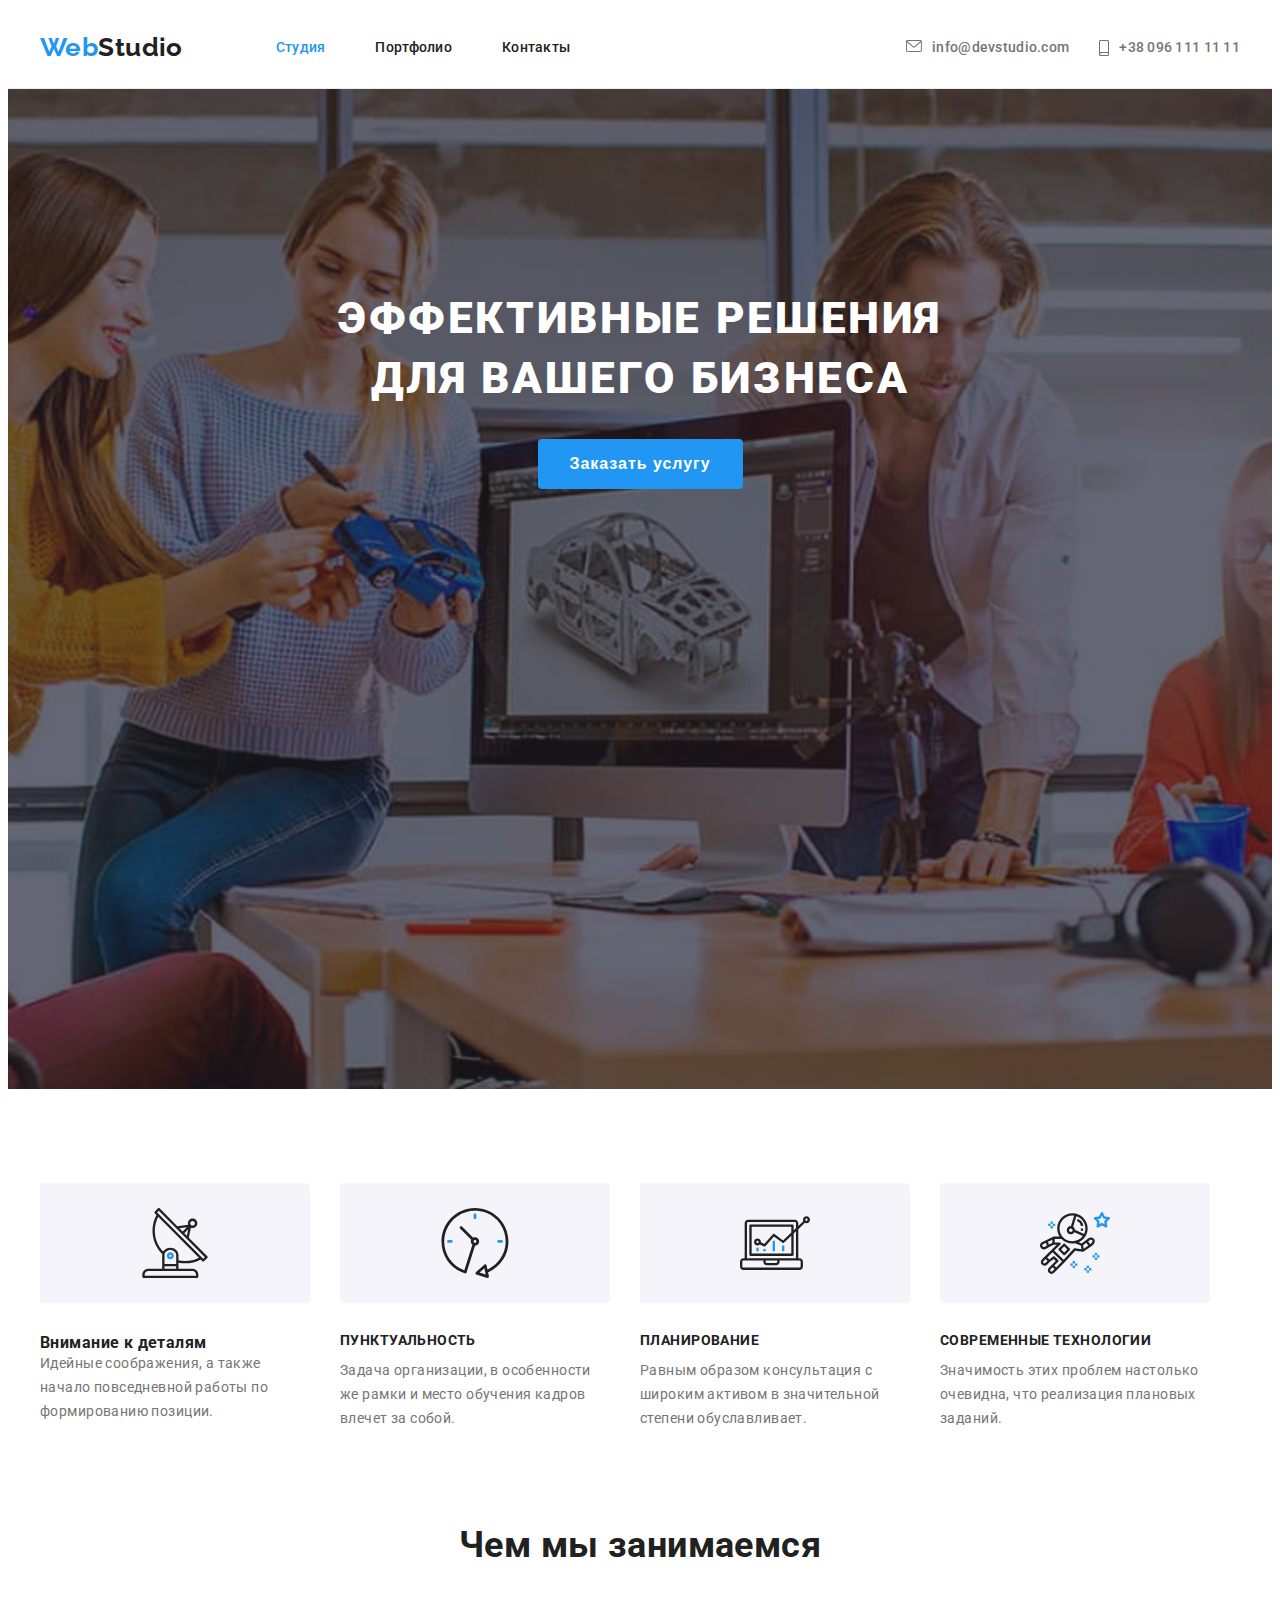
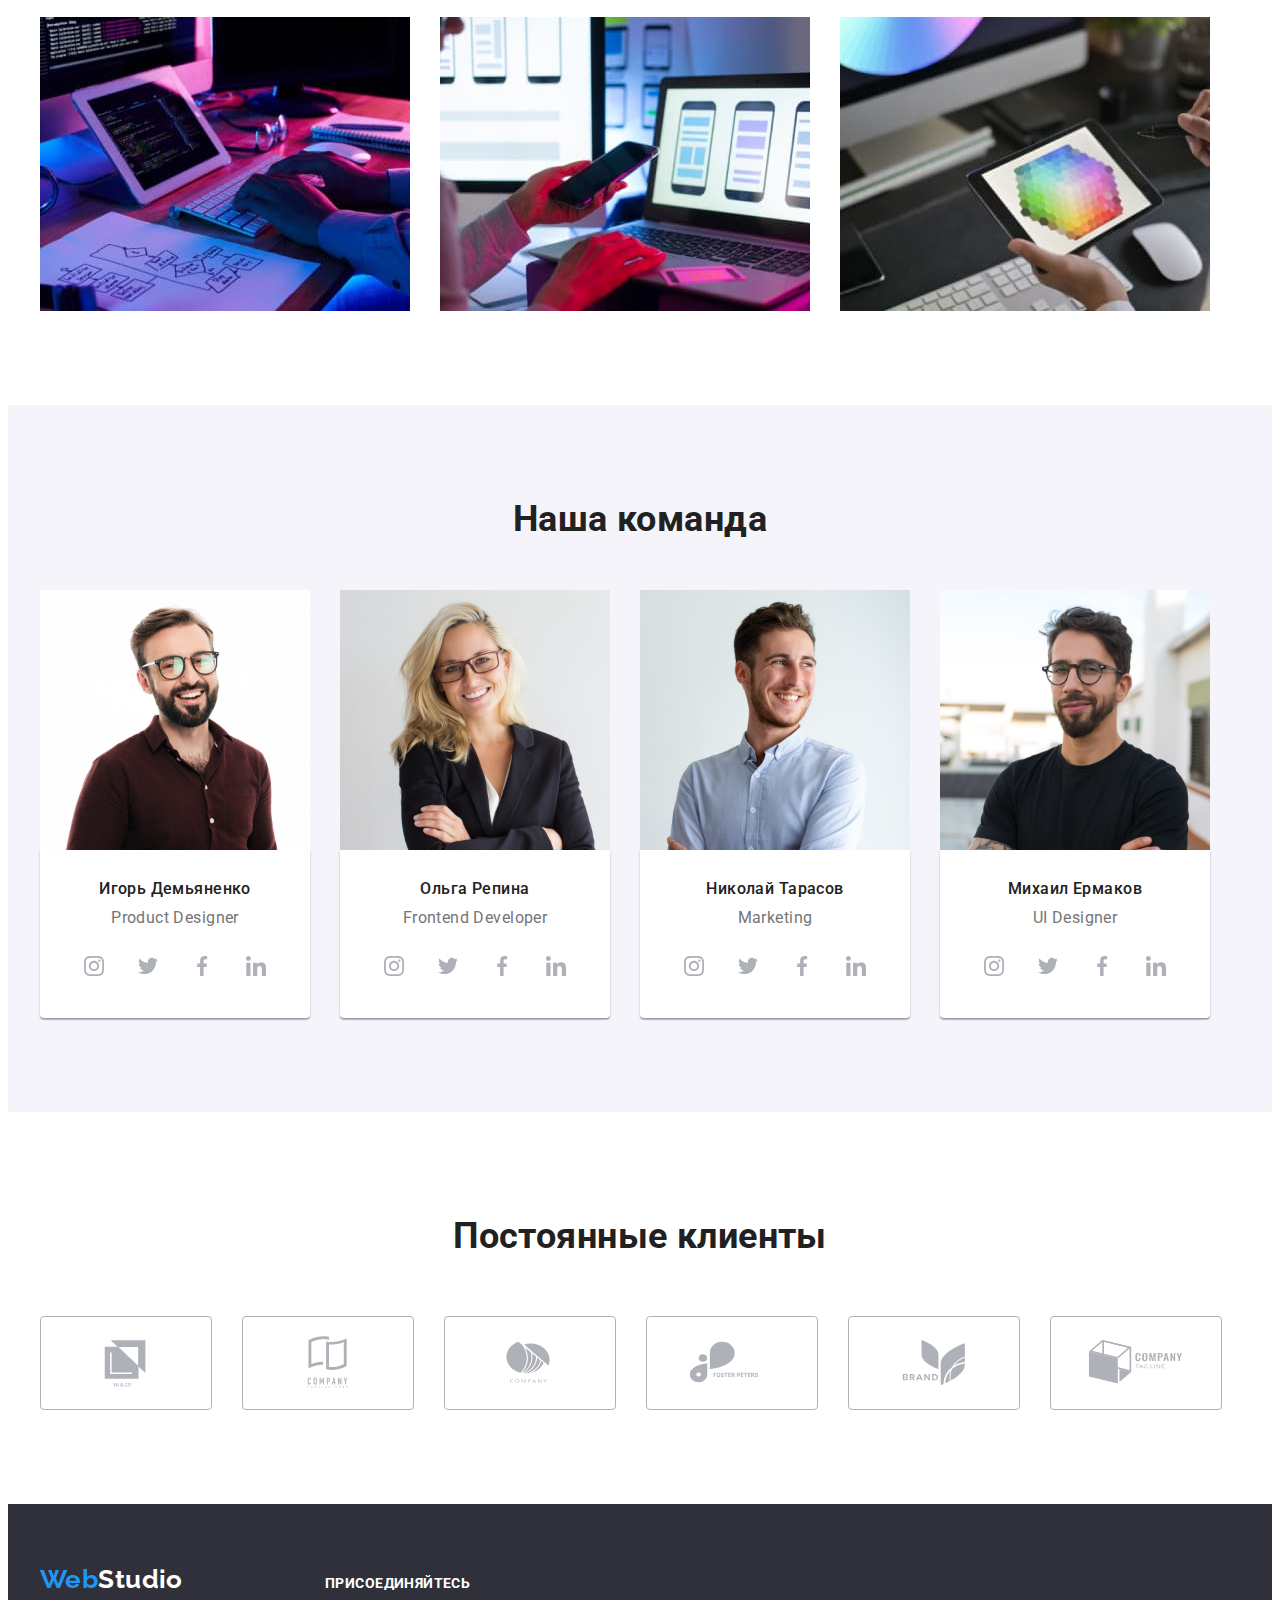
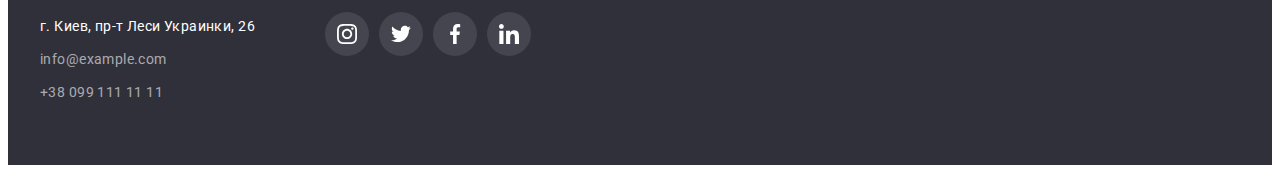
<file: index.html>
<!DOCTYPE html>
<html lang="ru">
  <head>
    <meta charset="UTF-8" />
    <meta http-equiv="X-UA-Compatible" content="IE=edge" />
    <meta name="viewport" content="width=device-width, initial-scale=1.0" />
    <title>Studio</title>
    <link rel="preconnect" href="https://fonts.googleapis.com" />
    <link rel="preconnect" href="https://fonts.gstatic.com" crossorigin />
    <link
      href="https://fonts.googleapis.com/css2?family=Raleway:wght@700&family=Roboto:wght@400;500;700;900&display=swap"
      rel="stylesheet"
    />
    <link
      rel="stylesheet"
      href="https://cdnjs.cloudflare.com/ajax/libs/modern-normalize/1.1.0/modern-normalize.min.css"
      integrity="sha512-wpPYUAdjBVSE4KJnH1VR1HeZfpl1ub8YT/NKx4PuQ5NmX2tKuGu6U/JRp5y+Y8XG2tV+wKQpNHVUX03MfMFn9Q=="
      crossorigin="anonymous"
      referrerpolicy="no-referrer"
    />
    <link rel="stylesheet" href="./css/styles.css" />
  </head>
  <body>
    <header class="header">
      <div class="container hat">
        <nav class="nav-list">
          <a class="logo" href="./index.html"
            ><span class="web">Web</span>Studio</a
          >
          <ul class="site-nav list">
            <li class="item">
              <a class="nav-link current link" href="./index.html">Студия</a>
            </li>
            <li class="item">
              <a class="nav-link link" href="./portfolio.html">Портфолио</a>
            </li>
            <li class="item">
              <a class="nav-link link" href="">Контакты</a>
            </li>
          </ul>
        </nav>
        <ul class="contact-header list">
          <li class="item">
            <a class="hat-contact link" href="mailto:info@devstudio.com">
              <svg class="mail-icon" width="16" height="12">
                <use href="./images/icons.svg#icon-envelope"></use>
              </svg>
              info@devstudio.com</a
            >
          </li>
          <li class="item">
            <a class="hat-contact link" href="tel:+380961111111"
              ><svg class="tel-icon" width="10" height="16">
                <use href="./images/icons.svg#icon-smartphone"></use>
              </svg>
              +38 096 111 11 11</a
            >
          </li>
        </ul>
      </div>
    </header>
    <main>
      <!--section_1-->
      <section class="hero section">
        <div class="container">
          <h1 class="hero-title">Эффективные решения для вашего бизнеса</h1>
          <button class="hero-button" type="button">Заказать услугу</button>
        </div>
      </section>
      <!--section_2-->
      <section class="features section">
        <div class="container">
          <h2 class="visually-hidden">список</h2>

          <ul class="features-list list">
            <li class="features-item">
              <div class="about-icon-wrap">
                <svg class="features-icon" width="70" height="70">
                  <use href="./images/icons.svg#icon-antenna"></use>
                </svg>
              </div>
              <h3 class="features-headin">Внимание к деталям</h3>
              <p class="features-paragraph">
                Идейные соображения, а также начало повседневной работы по
                формированию позиции.
              </p>
            </li>
            <li class="features-item">
              <div class="about-icon-wrap">
                <svg class="features-icon" width="70" height="70">
                  <use href="./images/icons.svg#icon-clock"></use>
                </svg>
              </div>
              <h3 class="features-heading">Пунктуальность</h3>
              <p class="features-paragraph">
                Задача организации, в особенности же рамки и место обучения
                кадров влечет за собой.
              </p>
            </li>
            <li class="features-item">
              <div class="about-icon-wrap">
                <svg class="features-icon" width="70" height="70">
                  <use href="./images/icons.svg#icon-diagram"></use>
                </svg>
              </div>
              <h3 class="features-heading">Планирование</h3>
              <p class="features-paragraph">
                Равным образом консультация с широким активом в значительной
                степени обуславливает.
              </p>
            </li>
            <li class="features-item">
              <div class="about-icon-wrap">
                <svg class="features-icon" width="70" height="70">
                  <use href="./images/icons.svg#icon-astronaut"></use>
                </svg>
              </div>
              <h3 class="features-heading">Современные технологии</h3>
              <p class="features-paragraph">
                Значимость этих проблем настолько очевидна, что реализация
                плановых заданий.
              </p>
            </li>
          </ul>
        </div>
      </section>
      <!--section_3-->
      <section class="employment section">
        <div class="container">
          <h2 class="employment-title">Чем мы занимаемся</h2>
          <ul class="employment-list list">
            <li class="about-item">
              <img src="./images/img1.jpg" alt="печатает" width="370" />
            </li>
            <li class="about-item">
              <img src="./images/img2.jpg" alt="набор с телефона" width="370" />
            </li>
            <li class="about-item">
              <img
                src="./images/img3.jpg"
                alt="стилизация на планшете"
                width="370"
              />
            </li>
          </ul>
        </div>
      </section>
      <!--section_4-->
      <section class="team section">
        <div class="container">
          <h2 class="team-header">Наша команда</h2>
          <ul class="team-list list">
            <li class="team-item">
              <img
                class="team-img"
                src="./images/specialist1.jpg"
                alt="фотография специалиста1"
                width="270"
              />
              <div class="team-container">
                <h3 class="team-name">Игорь Демьяненко</h3>
                <p class="team-paragraph" lang="en">Product Designer</p>
                <ul class="masters-soc-list list">
                  <li class="masters-soc-item">
                    <a href="" class="masters-soc-link link">
                      <svg class="masters-soc-icon" width="20" height="20">
                        <use href="./images/icons.svg#icon-instagram"></use>
                      </svg>
                    </a>
                  </li>
                  <li class="masters-soc-item">
                    <a href="" class="masters-soc-link link"
                      ><svg class="masters-soc-icon" width="20" height="20">
                        <use href="./images/icons.svg#icon-twitter"></use>
                      </svg>
                    </a>
                  </li>
                  <li class="masters-soc-item">
                    <a href="" class="masters-soc-link link">
                      <svg class="masters-soc-icon" width="20" height="20">
                        <use href="./images/icons.svg#icon-facebook"></use>
                      </svg>
                    </a>
                  </li>
                  <li class="masters-soc-item">
                    <a href="" class="masters-soc-link link">
                      <svg class="masters-soc-icon" width="20" height="20">
                        <use href="./images/icons.svg#icon-linkedin"></use>
                      </svg>
                    </a>
                  </li>
                </ul>
              </div>
            </li>
            <li class="team-item">
              <img
                class="team-img"
                src="./images/specialist2.jpg"
                alt="фотография специалиста2"
                width="270"
              />
              <div class="team-container">
                <h3 class="team-name">Ольга Репина</h3>
                <p class="team-paragraph" lang="en">Frontend Developer</p>
                <ul class="masters-soc-list list">
                  <li class="masters-soc-item">
                    <a href="" class="masters-soc-link link">
                      <svg class="masters-soc-icon" width="20" height="20">
                        <use href="./images/icons.svg#icon-instagram"></use>
                      </svg>
                    </a>
                  </li>
                  <li class="masters-soc-item">
                    <a href="" class="masters-soc-link link"
                      ><svg class="masters-soc-icon" width="20" height="20">
                        <use href="./images/icons.svg#icon-twitter"></use>
                      </svg>
                    </a>
                  </li>
                  <li class="masters-soc-item">
                    <a href="" class="masters-soc-link link">
                      <svg class="masters-soc-icon" width="20" height="20">
                        <use href="./images/icons.svg#icon-facebook"></use>
                      </svg>
                    </a>
                  </li>
                  <li class="masters-soc-item">
                    <a href="" class="masters-soc-link link">
                      <svg class="masters-soc-icon" width="20" height="20">
                        <use href="./images/icons.svg#icon-linkedin"></use>
                      </svg>
                    </a>
                  </li>
                </ul>
              </div>
            </li>
            <li class="team-item">
              <img
                class="team-img"
                src="./images/specialist3.jpg"
                alt="фотография специалиста3"
                width="270"
              />
              <div class="team-container">
                <h3 class="team-name">Николай Тарасов</h3>
                <p class="team-paragraph" lang="en">Marketing</p>
                <ul class="masters-soc-list list">
                  <li class="masters-soc-item">
                    <a href="" class="masters-soc-link link">
                      <svg class="masters-soc-icon" width="20" height="20">
                        <use href="./images/icons.svg#icon-instagram"></use>
                      </svg>
                    </a>
                  </li>
                  <li class="masters-soc-item">
                    <a href="" class="masters-soc-link link"
                      ><svg class="masters-soc-icon" width="20" height="20">
                        <use href="./images/icons.svg#icon-twitter"></use>
                      </svg>
                    </a>
                  </li>
                  <li class="masters-soc-item">
                    <a href="" class="masters-soc-link link">
                      <svg class="masters-soc-icon" width="20" height="20">
                        <use href="./images/icons.svg#icon-facebook"></use>
                      </svg>
                    </a>
                  </li>
                  <li class="masters-soc-item">
                    <a href="" class="masters-soc-link link">
                      <svg class="masters-soc-icon" width="20" height="20">
                        <use href="./images/icons.svg#icon-linkedin"></use>
                      </svg>
                    </a>
                  </li>
                </ul>
              </div>
            </li>
            <li class="team-item">
              <img
                class="team-img"
                src="./images/specialist4.jpg"
                alt="фотография специалиста4"
                width="270"
              />
              <div class="team-container">
                <h3 class="team-name">Михаил Ермаков</h3>
                <p class="team-paragraph" lang="en">UI Designer</p>
                <ul class="masters-soc-list list">
                  <li class="masters-soc-item">
                    <a href="" class="masters-soc-link link">
                      <svg class="masters-soc-icon" width="20" height="20">
                        <use href="./images/icons.svg#icon-instagram"></use>
                      </svg>
                    </a>
                  </li>
                  <li class="masters-soc-item">
                    <a href="" class="masters-soc-link link"
                      ><svg class="masters-soc-icon" width="20" height="20">
                        <use href="./images/icons.svg#icon-twitter"></use>
                      </svg>
                    </a>
                  </li>
                  <li class="masters-soc-item">
                    <a href="" class="masters-soc-link link">
                      <svg class="masters-soc-icon" width="20" height="20">
                        <use href="./images/icons.svg#icon-facebook"></use>
                      </svg>
                    </a>
                  </li>
                  <li class="masters-soc-item">
                    <a href="" class="masters-soc-link link">
                      <svg class="masters-soc-icon" width="20" height="20">
                        <use href="./images/icons.svg#icon-linkedin"></use>
                      </svg>
                    </a>
                  </li>
                </ul>
              </div>
            </li>
          </ul>
        </div>
      </section>
      <!--section_5-->
      <section class="clients">
        <div class="container">
          <h2 class="clients-title">Постоянные клиенты</h2>
          <ul class="clients-list list">
            <li class="clients-item">
              <a href="" class="link">
                <svg class="clients-icon" width="106" height="60">
                  <use href="./images/icons.svg#icon-logo1"></use>
                </svg>
              </a>
            </li>
            <li class="clients-item">
              <a href="" class="link">
                <svg class="clients-icon" width="106" height="60">
                  <use href="./images/icons.svg#icon-logo2"></use>
                </svg>
              </a>
            </li>
            <li class="clients-item">
              <a href="" class="link">
                <svg class="clients-icon" width="106" height="60">
                  <use href="./images/icons.svg#icon-logo3"></use>
                </svg>
              </a>
            </li>
            <li class="clients-item">
              <a href="" class="link">
                <svg class="clients-icon" width="106" height="60">
                  <use href="./images/icons.svg#icon-logo4"></use>
                </svg>
              </a>
            </li>
            <li class="clients-item">
              <a href="" class="link">
                <svg class="clients-icon" width="106" height="60">
                  <use href="./images/icons.svg#icon-logo5"></use>
                </svg>
              </a>
            </li>
            <li class="clients-item">
              <a href="" class="link">
                <svg class="clients-icon" width="106" height="60">
                  <use href="./images/icons.svg#icon-logo6"></use>
                </svg>
              </a>
            </li>
          </ul>
        </div>
      </section>
    </main>
    <footer class="footer">
      <div class="container">
        <div class="address-container">
          <a class="logo-footer link" href=""
            >Web<span class="footer-studio">Studio</span></a
          >
          <address>
            <ul class="footer-list list">
              <li class="link">
                <a
                  class="footer-contacts adress link"
                  href="https://www.bing.com/maps?osid=e393ab4b-404c-471a-ab9a-f0167a268daa&cp=50.4255~30.533493&lvl=16&imgid=5371cd0a-7fc5-4e6b-bb4b-21d235d7f3e2&v=2&sV=2&form=S00027"
                  target="_blank"
                  rel="noopener norefferer"
                  >г. Киев, пр-т Леси Украинки, 26</a
                >
              </li>
              <li class="link">
                <a
                  class="footer-contacts mail link"
                  href="mailto:info@example.com"
                  >info@example.com</a
                >
              </li>
              <li>
                <a class="footer-contacts tel link" href="tel:+380991111111"
                  >+38 099 111 11 11</a
                >
              </li>
            </ul>
          </address>
        </div>
        <div class="footer-soc-container">
          <h2 class="footer-header">присоединяйтесь</h2>
          <ul class="footer-soc-list list">
            <li class="footer-soc-item">
              <a href="" class="footer-soc-link link">
                <svg class="footer-soc-icon" width="20" height="20">
                  <use href="./images/icons.svg#icon-instagram"></use>
                </svg>
              </a>
            </li>
            <li class="footer-soc-item">
              <a href="" class="footer-soc-link link"
                ><svg class="footer-soc-icon" width="20" height="20">
                  <use href="./images/icons.svg#icon-twitter"></use>
                </svg>
              </a>
            </li>
            <li class="footer-soc-item">
              <a href="" class="footer-soc-link link">
                <svg class="footer-soc-icon" width="20" height="20">
                  <use href="./images/icons.svg#icon-facebook"></use>
                </svg>
              </a>
            </li>
            <li class="footer-soc-item">
              <a href="" class="footer-soc-link link">
                <svg class="footer-soc-icon" width="20" height="20">
                  <use href="./images/icons.svg#icon-linkedin"></use>
                </svg>
              </a>
            </li>
          </ul>
        </div>
      </div>
    </footer>
  </body>
</html>
</file>
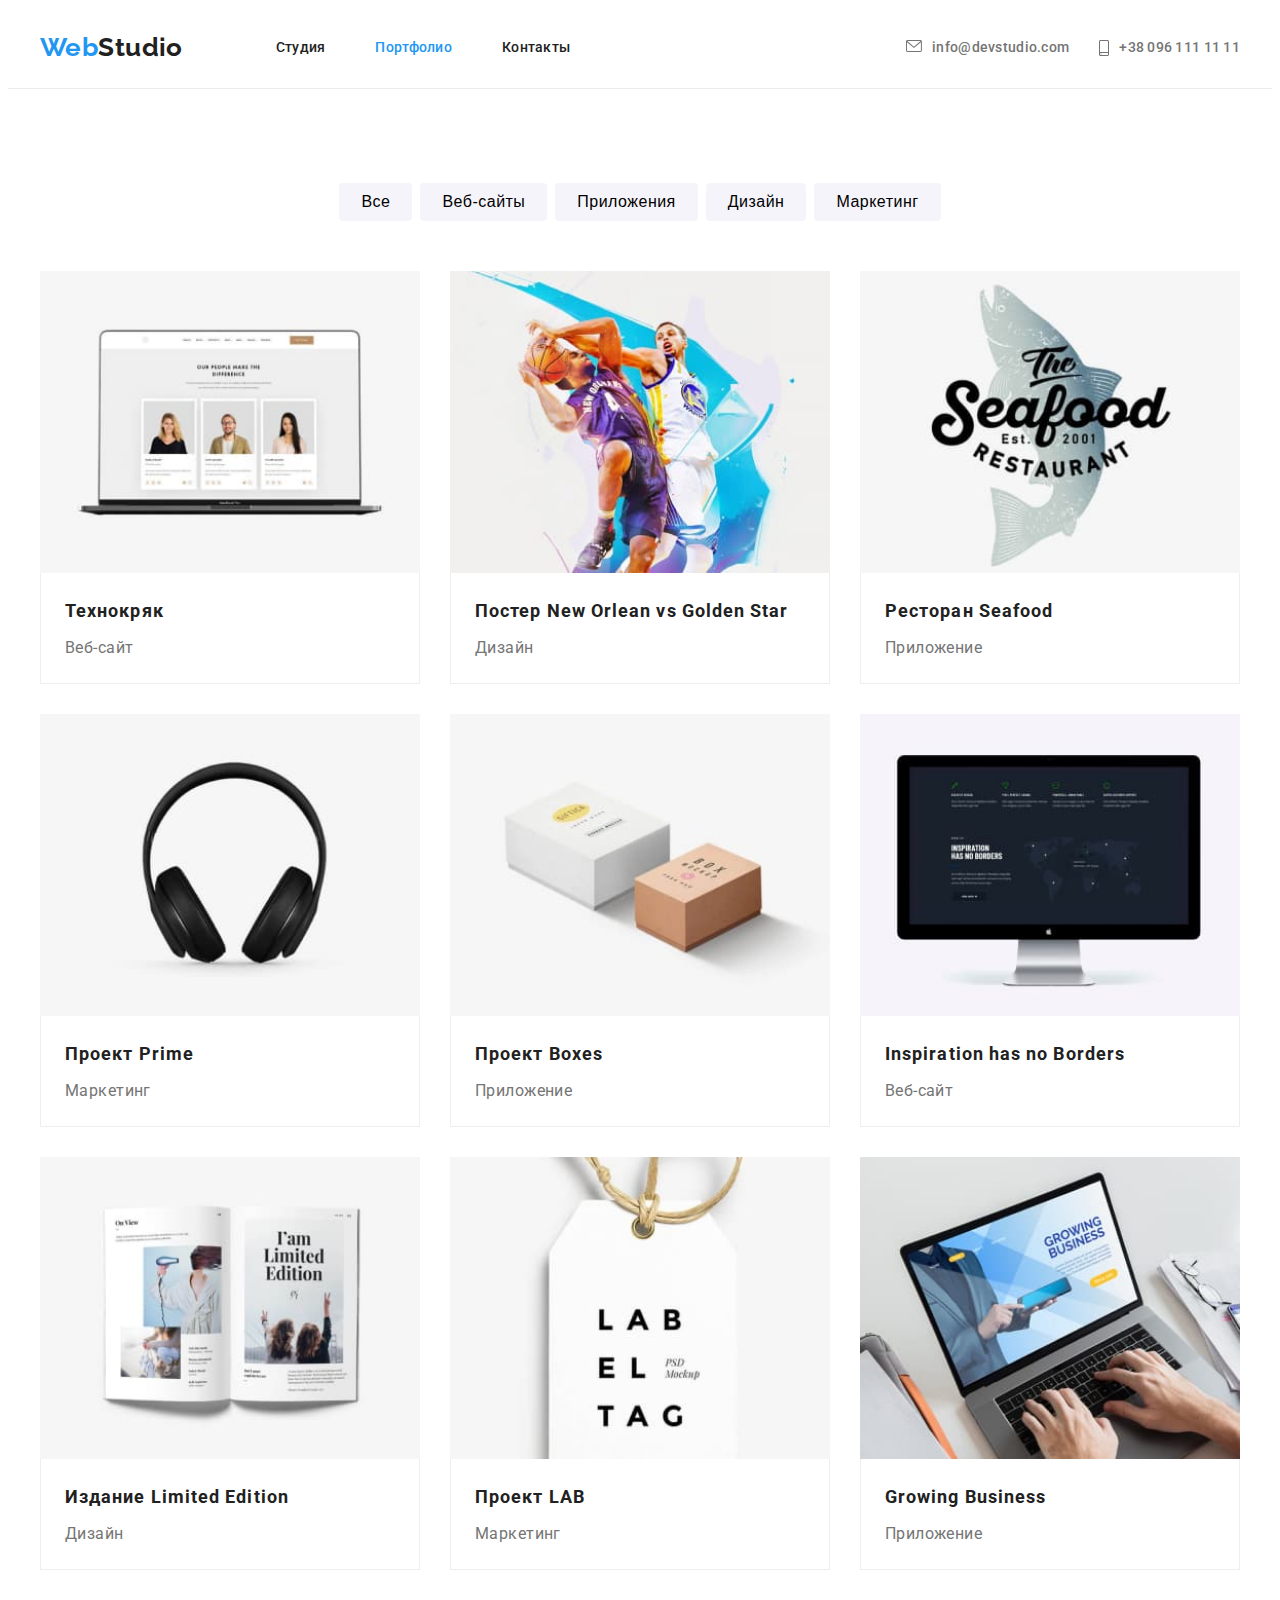
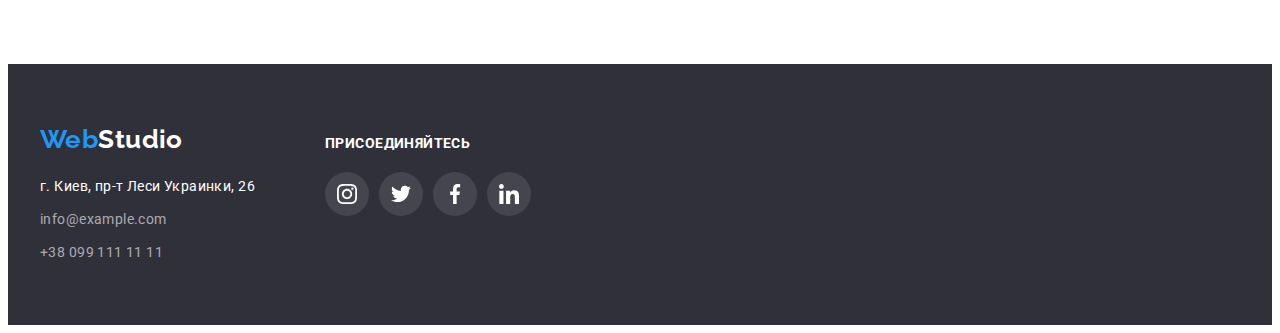
<file: portfolio.html>
<!DOCTYPE html>
<html lang="ru">
  <head>
    <meta charset="UTF-8" />
    <meta http-equiv="X-UA-Compatible" content="IE=edge" />
    <meta name="viewport" content="width=device-width, initial-scale=1.0" />
    <title>portfolio</title>
    <link rel="preconnect" href="https://fonts.googleapis.com" />
    <link rel="preconnect" href="https://fonts.gstatic.com" crossorigin />
    <link
      href="https://fonts.googleapis.com/css2?family=Raleway:wght@700&family=Roboto:wght@400;500;700;900&display=swap"
      rel="stylesheet"
    />
    <link
      rel="stylesheet"
      href="https://cdnjs.cloudflare.com/ajax/libs/modern-normalize/1.1.0/modern-normalize.min.css"
      integrity="sha512-wpPYUAdjBVSE4KJnH1VR1HeZfpl1ub8YT/NKx4PuQ5NmX2tKuGu6U/JRp5y+Y8XG2tV+wKQpNHVUX03MfMFn9Q=="
      crossorigin="anonymous"
      referrerpolicy="no-referrer"
    />
    <link rel="stylesheet" href="./css/styles.css" />
  </head>
  <body>
    <header class="header">
      <div class="container hat">
        <nav class="nav-list">
          <a class="logo" href="./index.html"
            ><span class="web">Web</span>Studio</a
          >
          <ul class="site-nav list">
            <li class="item">
              <a class="nav-link link" href="./index.html">Студия</a>
            </li>
            <li class="item">
              <a class="nav-link current link" href="./portfolio.html">Портфолио</a>
            </li>
            <li class="item">
              <a class="nav-link link" href="">Контакты</a>
            </li>
          </ul>
        </nav>
        <ul class="contact-header list">
          <li class="item">
            <a class="hat-contact link" href="mailto:info@devstudio.com">
              <svg class="mail-icon" width="16" height="12">
                <use href="./images/icons.svg#icon-envelope"></use>
              </svg>
              info@devstudio.com</a
            >
          </li>
          <li class="item">
            <a class="hat-contact link" href="tel:+380961111111"
              ><svg class="tel-icon" width="10" height="16">
                <use href="./images/icons.svg#icon-smartphone"></use>
              </svg>
              +38 096 111 11 11</a
            >
          </li>
        </ul>
      </div>
    </header>
    <main>
      <section class="portfolio">
        <div class="container">
          <h1 class="visually-hidden">список</h1>
          <ul class="button-list list">
            <li class="portfolio-list">
              <button class="button-item" type="button">Все</button>
            </li>
            <li class="portfolio-list">
              <button class="button-item" type="button">Веб-сайты</button>
            </li>
            <li class="portfolio-list">
              <button class="button-item" type="button">Приложения</button>
            </li>
            <li class="portfolio-list">
              <button class="button-item" type="button">Дизайн</button>
            </li>
            <li class="portfolio-list">
              <button class="button-item" type="button">Маркетинг</button>
            </li>
          </ul>
          <ul class="collection list">
            <li class="collection-item">
              <a href="" class="portfolio-link link" ><img class="collection-image" src="./images/portfolio1.jpg" alt="Технокряк" width="370" />
              <div class="collection-description">
                <h2 class="collection-title">Технокряк</h2>
                <p class="collection-text">Веб-сайт</p>
              </div></a>
            </li>
            <li class="collection-item">
              <a href="" class="portfolio-link link"><img
                class="collection-image"
                src="./images/portfolio2.jpg"
                alt="Плакат"
                width="370"
              />
              <div class="collection-description">
                <h2 class="collection-title">
                  Постер <span lang="en">New Orlean vs Golden Star</span>
                </h2>
                <p class="collection-text">Дизайн</p>
              </div></a>
            </li>
            <li class="collection-item">
              <a href="" class="portfolio-link link"><img
                class="collection-image"
                src="./images/portfolio3.jpg"
                alt="Ресторан"
                width="370"
              />
              <div class="collection-description">
                <h2 class="collection-title">Ресторан <span lang="en">Seafood</span></h2>
                <p class="collection-text">Приложение</p>
              </div></a>
            </li>
            <li class="collection-item">
              <a href="" class="portfolio-link link"><img class="collection-image" src="./images/portfolio4.jpg" alt="наушники" width="370" />
              <div class="collection-description">
                <h2 class="collection-title">Проект <span lang="en">Prime</span></h2>
                <p class="collection-text">Маркетинг</p>
              </div></a>
            </li>
            <li class="collection-item">
              <a href="" class="portfolio-link link"><img class="collection-image" src="./images/portfolio5.jpg" alt="коробки" width="370" />
              <div class="collection-description">
                <h2 class="collection-title">Проект <span lang="en">Boxes</span></h2>
                <p class="collection-text">Приложение</p>
              </div></a>
            </li>
            <li class="collection-item">
              <a href="" class="portfolio-link link"><img
                class="collection-image"
                src="./images/portfolio6.jpg"
                alt="экран"
                width="370"
              />
              <div class="collection-description">
                <h2 class="collection-title"><span lang="en">Inspiration has no Borders</span></h2>
                <p class="collection-text">Веб-сайт</p>
              </div></a>
            </li>
            <li class="collection-item">
              <a href="" class="portfolio-link link"><img
                class="collection-image"
                src="./images/portfolio7.jpg"
                alt="книга"
                width="370"
              />
              <div class="collection-description">
                <h2 class="collection-title">Издание <span lang="en">Limited Edition</span></h2>
                <p class="collection-text">Дизайн</p>
              </div></a>
            </li>
            <li class="collection-item">
              <a href="" class="portfolio-link link"><img class="collection-image" src="./images/portfolio8.jpg" alt="ярлык" width="370" />
              <div class="collection-description">
                <h2 class="collection-title">Проект <span lang="en">LAB</span></h2>
                <p class="collection-text">Маркетинг</p>
              </div></a>
            </li>
            <li class="collection-item">
              <a href="" class="portfolio-link link"><img
                class="collection-image"
                src="./images/portfolio9.jpg"
                alt="ноутбук"
                width="370"
              />
              <div class="collection-description">
                <h2 class="collection-title"><span lang="en">Growing Business</span></h2>
                <p class="collection-text">Приложение</p>
              </div></a>
            </li>
          </ul>
        </address>
      </div>
    <footer class="footer">
      <div class="container">
        <div class="address-container">
          <a class="logo-footer link" href=""
            >Web<span class="footer-studio">Studio</span></a
          >
          <address>
            <ul class="footer-list list">
              <li class="link">
                <a
                  class="footer-contacts adress link"
                  href="https://www.bing.com/maps?osid=e393ab4b-404c-471a-ab9a-f0167a268daa&cp=50.4255~30.533493&lvl=16&imgid=5371cd0a-7fc5-4e6b-bb4b-21d235d7f3e2&v=2&sV=2&form=S00027"
                  target="_blank"
                  rel="noopener norefferer"
                  >г. Киев, пр-т Леси Украинки, 26</a
                >
              </li>
              <li class="link">
                <a
                  class="footer-contacts mail link"
                  href="mailto:info@example.com"
                  >info@example.com</a
                >
              </li>
              <li>
                <a class="footer-contacts tel link" href="tel:+380991111111"
                  >+38 099 111 11 11</a
                >
              </li>
            </ul>
          </address>
        </div>
        <div class="footer-soc-container">
          <h2 class="footer-header">присоединяйтесь</h2>
          <ul class="footer-soc-list list">
            <li class="footer-soc-item">
              <a href="" class="footer-soc-link link">
                <svg class="footer-soc-icon" width="20" height="20">
                  <use href="./images/icons.svg#icon-instagram"></use>
                </svg>
              </a>
            </li>
            <li class="footer-soc-item">
              <a href="" class="footer-soc-link link"
                ><svg class="footer-soc-icon" width="20" height="20">
                  <use href="./images/icons.svg#icon-twitter"></use>
                </svg>
              </a>
            </li>
            <li class="footer-soc-item">
              <a href="" class="footer-soc-link link">
                <svg class="footer-soc-icon" width="20" height="20">
                  <use href="./images/icons.svg#icon-facebook"></use>
                </svg>
              </a>
            </li>
            <li class="footer-soc-item">
              <a href="" class="footer-soc-link link">
                <svg class="footer-soc-icon" width="20" height="20">
                  <use href="./images/icons.svg#icon-linkedin"></use>
                </svg>
                
              </a>
            </li>
          </ul>
        </div>
      </div>
    </footer>
  </body>
</html>
</file>
<file: css/styles.css>
:root {
  --background-color: #ffffff;
  --accent-color: #2196f3;
  --dark-background: #2f303a;
  --tone-color: #f5f4fa;
  --text-color: #212121;
  --dark-text: #757575;
  --hover-button: #188ce8;
  --border-header-color: #ececec;
  --collection-color: #eeeeee;
  --soc-icon: #afb1b8;
}

p,
h1,
h2,
h3 {
  margin: 0;
}
ul {
  margin: 0;
  padding-left: 0;
}

body {
  background-color: var(--backgroud-color);
  color: var(--text-color);
  font-family: "Roboto", Verdana, sans-serif;
  font-size: 14px;
  letter-spacing: 0.03em;
}
.link {
  text-decoration: none;
}
.list {
  list-style: none;
  padding: 0;
  margin: 0;
}

.container {
  width: 1200px;
  padding: 0 15px;
  margin: 0 auto;
}
img {
  display: block;
}

/*-------------Site nav--------------------*/

.header {
  background-color: var(--background-color);
  align-items: center;
  border-bottom: 1px solid var(--border-header-color);
}
.header .container {
  display: flex;
}
.site-nav {
  display: flex;
}
.contact-header {
  display: flex;
  margin-left: auto;
}
.nav-list {
  display: flex;
}
.header .logo {
  display: block;
  padding: 24px 0 25px 0;
  margin-right: 93px;
}
.logo {
  color: var(--text-color);
  font-family: "Raleway", sans-serif;
  font-weight: 700;
  font-size: 26px;
  line-height: 1.19;
  text-decoration: none;
}
.web {
  color: var(--accent-color);
}
.site-nav .item:not(:last-child) {
  margin-right: 50px;
}
.contact .item + .item {
  margin-left: 50px;
}

.nav-link {
  display: block;
  color: var(--text-color);
  font-weight: 500;
  line-height: 1.14;
  letter-spacing: 0.02em;
  padding-top: 32px;
  padding-bottom: 32px;
}
.hat-contact {
  display: flex;
  font-weight: 500;
  line-height: 1.14;
  letter-spacing: 0.02em;
  padding-top: 32px;
  padding-bottom: 32px;
  margin-left: auto;
  color: var(--dark-text);
}
.contact-header .item + .item {
  margin-left: 30px;
}
.nav-link:hover,
.hat-contact:hover {
  color: var(--accent-color);
}
.nav-link:focus,
.hat-contact:focus {
  color: var(--accent-color);
}
.site-nav .nav-link.current {
  color: var(--accent-color);
}
.mail-icon {
  fill: currentColor;
  margin-right: 10px;
  width: 16px;
  height: 12px;
}
.tel-icon {
  fill: currentColor;
  margin-right: 10px;
  width: 10px;
  height: 16px;
}

/*--------------------section_1----------------------*/
.hero {
  background-color: var(--dark-background);
  text-align: center;
  padding-top: 200px;
  padding-bottom: 200px;
  background-image: linear-gradient(
      rgba(47, 48, 58, 0.4),
      rgba(47, 48, 58, 0.4)
    ),
    url(../images/background.jpg);
  background-position: center;
  background-repeat: no-repeat;
  background-size: cover;
  max-width: 1600px;
  height: 600px;
  margin: auto;
}
.hero-title {
  color: var(--background-color);
  font-weight: 900;
  font-size: 44px;
  line-height: 1.36;
  letter-spacing: 0.06em;
  text-transform: uppercase;
  max-width: 696px;
  margin: 0 auto;
}
.hero-button {
  color: var(--background-color);
  background-color: var(--accent-color);
  cursor: pointer;
  font-weight: 700;
  font-size: 16px;
  line-height: 1.87;
  display: inline-block;
  align-items: center;
  letter-spacing: 0.06em;
  border-radius: 4px;
  padding: 10px 32px;
  min-width: 200px;
  border: none;
  margin-top: 30px;
}
.hero-button:hover,
.hero-button:focus {
  background-color: var(--hover-button);
}

/*----------------------section_2----------------------*/
.features {
  padding-top: 94px;
  padding-bottom: 94px;
}
.container .features-list {
  display: flex;
}
.features-item:not(:last-child) {
  margin-right: 30px;
}
.visually-hidden {
  position: absolute;
  width: 1px;
  height: 1px;
  margin: -1px;
  border: 0;
  padding: 0;

  white-space: nowrap;
  clip-path: inset(100%);
  clip: rect(0 0 0 0);
  overflow: hidden;
}
.features-heading {
  font-size: 14px;
  font-weight: 700;
  line-height: 1.14;
  text-transform: uppercase;
  margin-bottom: 10px;
}
.features-paragraph {
  color: var(--dark-text);
  line-height: 1.71;
  max-width: 270px;
}
.about-icon-wrap {
  display: flex;
  width: 270px;
  height: 120px;
  justify-content: center;
  align-items: center;
  border-radius: 4px;
  background-color: var(--tone-color);
  margin-bottom: 30px;
}
/*-------------------------section_3-----------------------*/
.employment {
  padding-bottom: 94px;
}
.employment-title {
  font-weight: 700;
  font-size: 36px;
  line-height: 1.16;
  text-align: center;
  margin-bottom: 50px;
}
.employment-list {
  display: flex;
}
.about-item + .about-item {
  margin-left: 30px;
}
/*---------------------------section_4----------------------*/
.team {
  background-color: var(--tone-color);
}
.team-list {
  background-color: var(--tone-color);
  display: flex;
}
.team-item + .team-item {
  margin-left: 30px;
}

.team-header {
  padding: 94px 0 50px 0;
  font-weight: 700;
  font-size: 36px;
  line-height: 1.16;
  text-align: center;
}

.team-name {
  font-weight: 500;
  font-size: 16px;
  line-height: 1.18;
  text-align: center;
  margin-bottom: 10px;
}
.team-paragraph {
  color: var(--dark-text);
  font-size: 16px;
  line-height: 1.18;
  text-align: center;
  margin-bottom: 16px;
}
.team-container {
  background-color: var(--background-color);
  box-shadow: 0px 1px 3px rgba(0, 0, 0, 0.12), 0px 1px 1px rgba(0, 0, 0, 0.14),
    0px 2px 1px rgba(0, 0, 0, 0.2);
  border-radius: 0px 0px 4px 4px;
  padding-top: 30px;
  padding-bottom: 30px;
}
.team-item {
  margin-bottom: 94px;
}
.masters-soc-list {
  display: flex;
  justify-content: center;
}
.masters-soc-item {
  width: 44px;
  height: 44px;
}
.masters-soc-list .masters-soc-item:not(:last-child) {
  margin-right: 10px;
}
.masters-soc-link {
  display: flex;
  align-items: center;
  justify-content: center;
  width: 100%;
  height: 100%;
  border-radius: 50%;
  fill: var(--soc-icon);
}

.masters-soc-link:hover,
.masters-soc-link:focus {
  background-color: var(--accent-color);
  fill: var(--background-color);
}

/*---------------------------section_5--------------------*/
.clients {
  padding: 94px 0;
}
.clients-title {
  font-size: 36px;
  line-height: 1.67;
  text-align: center;
  margin-bottom: 50px;
}
.clients-list {
  display: flex;
}
.clients-item:not(:last-child) {
  margin-right: 30px;
}
.clients .link {
  display: flex;
  width: 170px;
  height: 92px;
  justify-content: center;
  align-items: center;
  border: 1px solid var(--soc-icon);
  border-radius: 4px;
  color: var(--soc-icon);
}
.clients .link:hover,
.clients .link:focus {
  border-color: var(--accent-color);
  color: var(--accent-color);
}

.clients-icon {
  fill: currentColor;
}

/*---------------------------portfolio---------------------*/
.portfolio {
  padding-top: 94px;
}

.button-item {
  background-color: var(--tone-color);
  cursor: pointer;
  border: none;
  font-weight: 500;
  font-size: 16px;
  line-height: 1.62;
  text-align: center;
  letter-spacing: 0.03em;
  border-radius: 4px;
  padding: 6px 22px;
  display: inline-block;
}
.portfolio-list:not(:last-child) {
  margin-right: 8px;
}
.button-item:hover,
.button-item:focus {
  color: var(--background-color);
  background-color: var(--accent-color);
  box-shadow: 0px 3px 1px rgba(0, 0, 0, 0.1), 0px 1px 2px rgba(0, 0, 0, 0.08),
    0px 2px 2px rgba(0, 0, 0, 0.12);
}
.button-list {
  display: flex;
  margin-bottom: 50px;
  justify-content: center;
}

.collection {
  display: flex;
  flex-wrap: wrap;
  margin-top: -30px;
  margin-left: -30px;
}
.collection-item {
  flex-basis: calc(100% / 3 - 30px);
  margin-left: 30px;
  margin-top: 30px;
}

.collection-description {
  padding: 20px 20px;
  padding: 20px 24px;
  border: 1px solid #eeeeee;
  border-top: none;
}

.collection-title {
  color: var(--text-color);
  font-size: 18px;
  line-height: 2;
  letter-spacing: 0.06em;
}
.collection-text {
  margin-top: 4px;
  font-size: 16px;
  line-height: 1.88;
  color: var(--dark-text);
}
.collection-image {
  display: block;
  width: 100%;
}
.collection {
  padding-bottom: 94px;
}
.portfolio-link {
  display: block;
}
.portfolio-link:hover,
.portfolio-link:focus {
  box-shadow: 0px 1px 1px rgba(0, 0, 0, 0.12), 0px 4px 4px rgba(0, 0, 0, 0.06),
    1px 4px 6px rgba(0, 0, 0, 0.16);
}

/*---------------footer--------------*/
.footer {
  background-color: var(--dark-background);
  padding: 60px 0;
}
.footer .container {
  display: flex;
  align-items: baseline;
}
.logo-footer {
  display: block;
  color: var(--accent-color);
  font-family: "Raleway", sans-serif;
  font-weight: 700;
  font-size: 26px;
  line-height: 1.19;
  margin-bottom: 20px;
}
.footer-studio {
  color: var(--background-color);
}
.footer-contacts {
  font-style: normal;
  line-height: 1.71;
}
.adress {
  color: var(--background-color);
}
.mail,
.tel {
  color: rgba(255, 255, 255, 0.6);
}
.footer-list .link:not(:last-child) {
  margin-bottom: 9px;
}
.footer-contacts:hover,
.footer-contacts:focus {
  color: var(--accent-color);
}
.footer-header {
  font-weight: 700;
  font-size: 14px;
  line-height: 1.14;
  letter-spacing: 0.03em;
  text-transform: uppercase;
  color: var(--background-color);
  margin-bottom: 20px;
}

.footer-soc-list {
  display: flex;
  justify-content: center;
}
.footer-soc-item {
  width: 44px;
  height: 44px;
}
.footer-soc-list .footer-soc-item:not(:last-child) {
  margin-right: 10px;
}
.footer-soc-link {
  display: flex;
  align-items: center;
  justify-content: center;
  width: 100%;
  height: 100%;
  border-radius: 50%;
  fill: var(--background-color);
  background-color: rgba(255, 255, 255, 0.1);
}
.footer-soc-link:hover,
.footer-soc-link:focus {
  background-color: var(--accent-color);
}
.address-container {
  margin-right: 70px;
}
</file>
